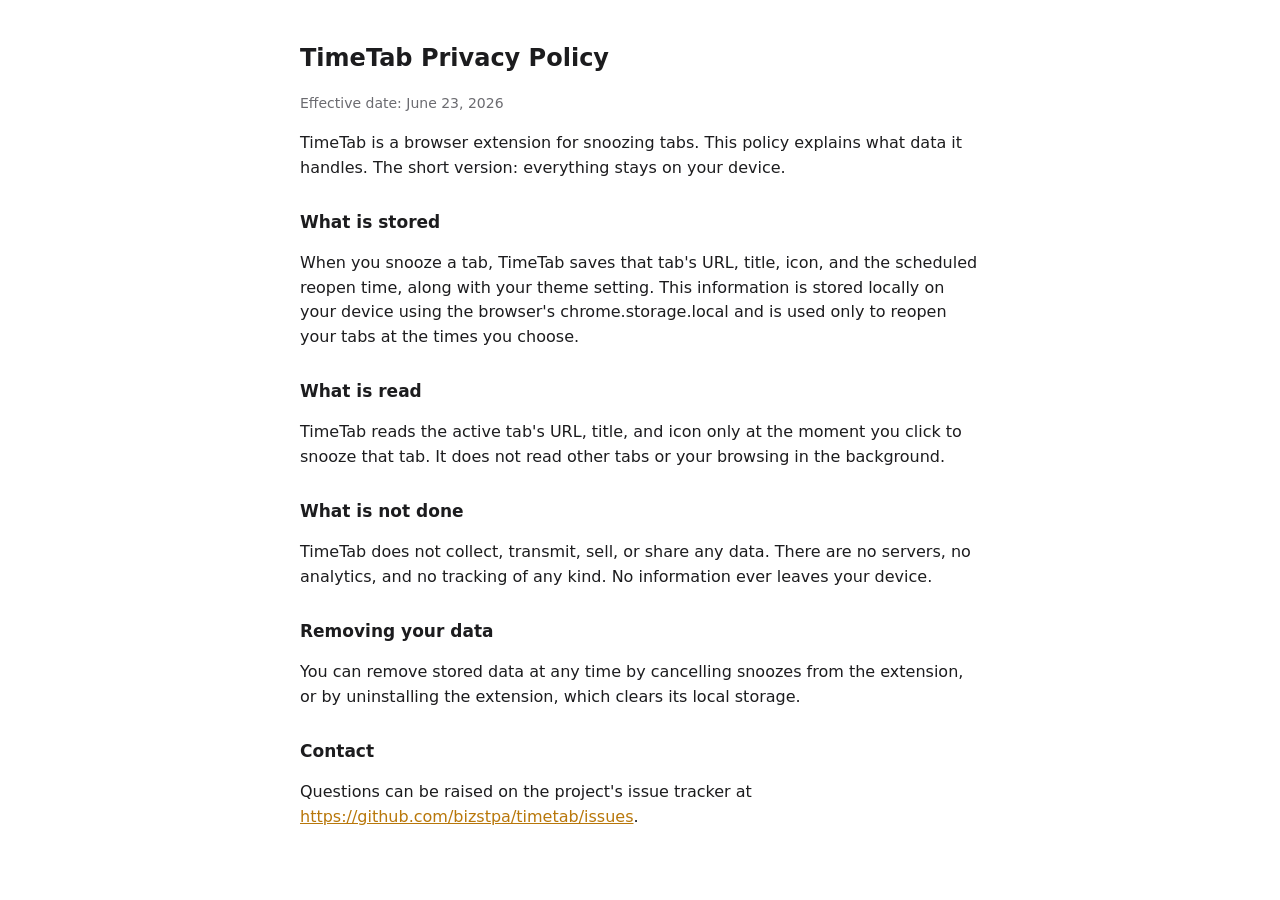
<file: docs/index.html>
<!DOCTYPE html>
<html lang="en">
  <head>
    <meta charset="utf-8" />
    <meta name="viewport" content="width=device-width, initial-scale=1" />
    <title>TimeTab Privacy Policy</title>
    <style>
      body {
        font-family: -apple-system, BlinkMacSystemFont, "Segoe UI", system-ui, sans-serif;
        max-width: 680px;
        margin: 40px auto;
        padding: 0 20px;
        line-height: 1.55;
        color: #1c1c1e;
      }
      h1 {
        font-size: 24px;
      }
      h2 {
        font-size: 17px;
        margin-top: 28px;
      }
      .date {
        color: #6b6b70;
        font-size: 14px;
      }
      a {
        color: #b8770a;
      }
    </style>
  </head>
  <body>
    <h1>TimeTab Privacy Policy</h1>
    <p class="date">Effective date: June 23, 2026</p>

    <p>
      TimeTab is a browser extension for snoozing tabs. This policy explains what
      data it handles. The short version: everything stays on your device.
    </p>

    <h2>What is stored</h2>
    <p>
      When you snooze a tab, TimeTab saves that tab's URL, title, icon, and the
      scheduled reopen time, along with your theme setting. This information is
      stored locally on your device using the browser's chrome.storage.local and
      is used only to reopen your tabs at the times you choose.
    </p>

    <h2>What is read</h2>
    <p>
      TimeTab reads the active tab's URL, title, and icon only at the moment you
      click to snooze that tab. It does not read other tabs or your browsing in
      the background.
    </p>

    <h2>What is not done</h2>
    <p>
      TimeTab does not collect, transmit, sell, or share any data. There are no
      servers, no analytics, and no tracking of any kind. No information ever
      leaves your device.
    </p>

    <h2>Removing your data</h2>
    <p>
      You can remove stored data at any time by cancelling snoozes from the
      extension, or by uninstalling the extension, which clears its local storage.
    </p>

    <h2>Contact</h2>
    <p>
      Questions can be raised on the project's issue tracker at
      <a href="https://github.com/bizstpa/timetab/issues"
        >https://github.com/bizstpa/timetab/issues</a
      >.
    </p>
  </body>
</html>
</file>
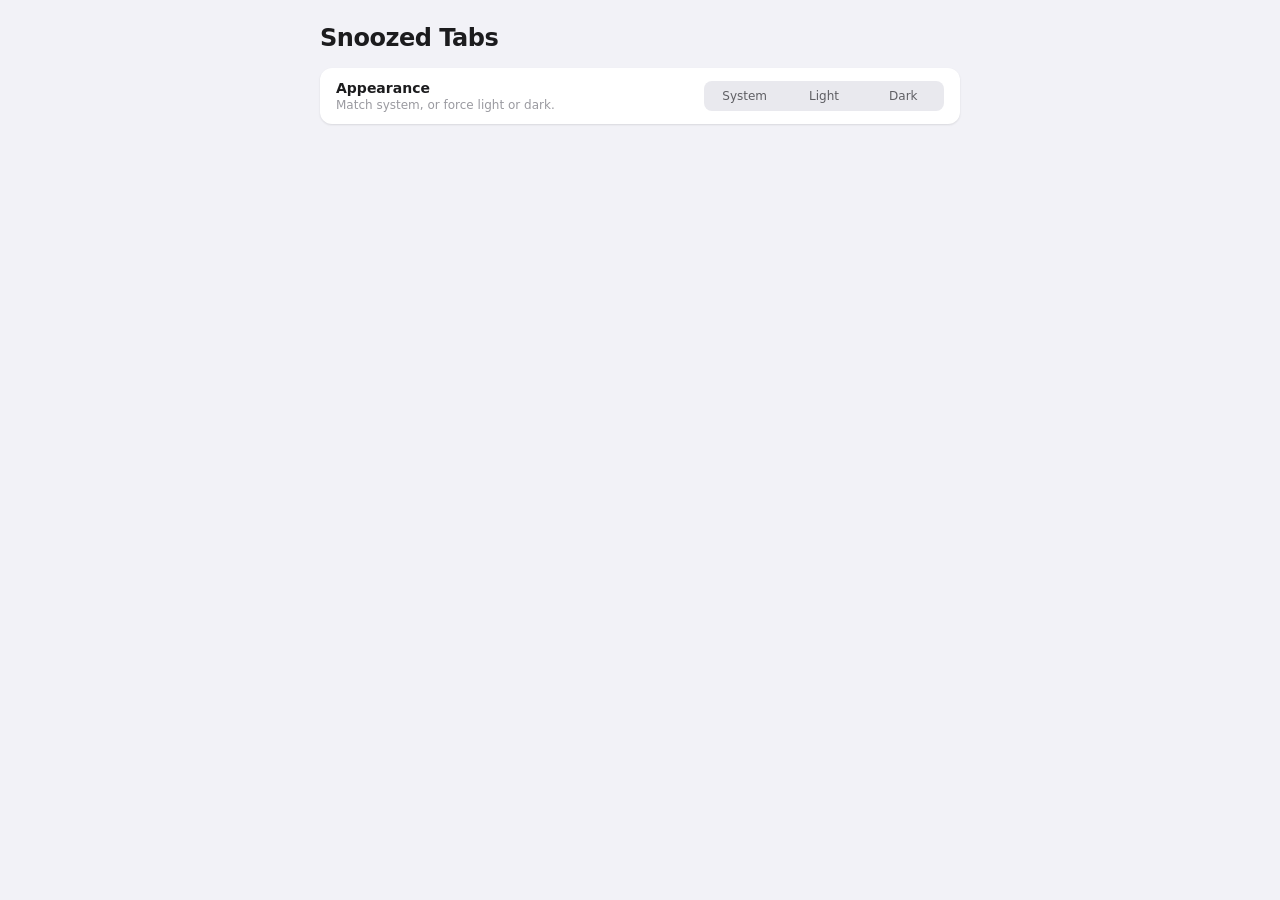
<file: options/options.html>
<!DOCTYPE html>
<html lang="en">
  <head>
    <meta charset="utf-8" />
    <meta name="viewport" content="width=device-width, initial-scale=1" />
    <title>Snoozed Tabs</title>
    <link rel="stylesheet" href="../styles/theme.css" />
    <link rel="stylesheet" href="options.css" />
  </head>
  <body>
    <main class="page">
      <header class="page-header">
        <h1>Snoozed Tabs</h1>
      </header>

      <section class="card settings-row">
        <div class="settings-label">
          <span class="settings-title">Appearance</span>
          <span class="settings-sub">Match system, or force light or dark.</span>
        </div>
        <div
          class="seg theme-control"
          id="theme-control"
          role="group"
          aria-label="Appearance"
        >
          <button type="button" class="seg-btn" data-theme-choice="system">System</button>
          <button type="button" class="seg-btn" data-theme-choice="light">Light</button>
          <button type="button" class="seg-btn" data-theme-choice="dark">Dark</button>
        </div>
      </section>

      <p id="error" class="error-banner" hidden></p>
      <div id="list"></div>
    </main>
    <script type="module" src="options.js"></script>
  </body>
</html>
</file>
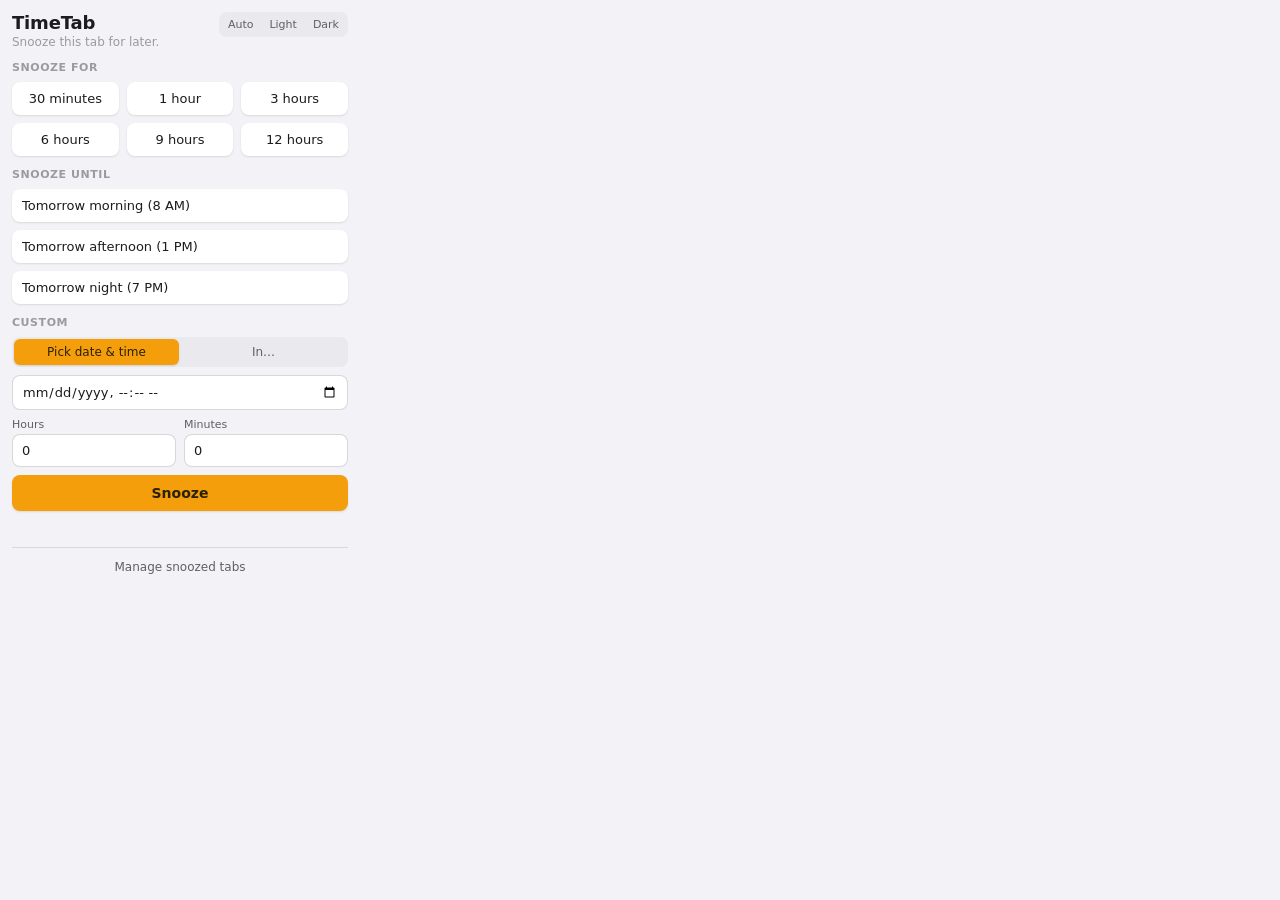
<file: popup/popup.html>
<!DOCTYPE html>
<html lang="en">
  <head>
    <meta charset="utf-8" />
    <meta name="viewport" content="width=device-width, initial-scale=1" />
    <title>TimeTab</title>
    <link rel="stylesheet" href="../styles/theme.css" />
    <link rel="stylesheet" href="popup.css" />
  </head>
  <body>
    <header class="app-header">
      <div class="app-title">
        <h1>TimeTab</h1>
        <p class="tagline">Snooze this tab for later.</p>
      </div>
      <div
        class="seg compact theme-control"
        id="theme-control"
        role="group"
        aria-label="Appearance"
      >
        <button type="button" class="seg-btn" data-theme-choice="system">Auto</button>
        <button type="button" class="seg-btn" data-theme-choice="light">Light</button>
        <button type="button" class="seg-btn" data-theme-choice="dark">Dark</button>
      </div>
    </header>

    <section class="group">
      <h2 class="group-title">Snooze for</h2>
      <div class="preset-grid cols-3" id="snooze-for"></div>
    </section>

    <section class="group">
      <h2 class="group-title">Snooze until</h2>
      <div class="preset-grid cols-1" id="snooze-until"></div>
    </section>

    <section class="group">
      <h2 class="group-title">Custom</h2>

      <div
        class="seg mode-toggle"
        id="mode-toggle"
        role="group"
        aria-label="Custom snooze mode"
      >
        <button type="button" class="seg-btn active" data-mode="absolute">
          Pick date &amp; time
        </button>
        <button type="button" class="seg-btn" data-mode="relative">In…</button>
      </div>

      <div class="custom-inputs" id="custom-absolute">
        <input type="datetime-local" id="custom-datetime" />
      </div>

      <div class="custom-inputs" id="custom-relative" hidden>
        <label class="field">
          <span>Hours</span>
          <input type="number" id="custom-hours" min="0" max="72" value="0" />
        </label>
        <label class="field">
          <span>Minutes</span>
          <input type="number" id="custom-minutes" min="0" max="59" value="0" />
        </label>
      </div>

      <button type="button" class="btn-primary" id="custom-snooze">Snooze</button>
    </section>

    <p id="status" role="status"></p>

    <footer class="app-footer">
      <button type="button" id="manage" class="link">Manage snoozed tabs</button>
    </footer>

    <script type="module" src="popup.js"></script>
  </body>
</html>
</file>
<file: styles/theme.css>
:root {
  --font: -apple-system, BlinkMacSystemFont, "Segoe UI", system-ui, sans-serif;

  --sp-1: 4px;
  --sp-2: 8px;
  --sp-3: 12px;
  --sp-4: 16px;
  --sp-5: 24px;

  --r-card: 12px;
  --r-control: 8px;
  --r-pill: 999px;

  color-scheme: light;
  --bg: #f2f2f7;
  --surface: #ffffff;
  --surface-2: #e9e9ee;
  --surface-hover: #e2e2e8;
  --text: #1c1c1e;
  --text-2: #5f5f64;
  --text-3: #9a9aa0;
  --separator: rgba(60, 60, 67, 0.14);
  --control-border: rgba(60, 60, 67, 0.2);
  --accent: #f59e0b;
  --accent-hover: #dd8908;
  --on-accent: #2a2100;
  --danger: #ff3b30;
  --danger-bg: rgba(255, 59, 48, 0.12);
  --shadow-1: 0 1px 2px rgba(0, 0, 0, 0.06), 0 1px 3px rgba(0, 0, 0, 0.05);
  --shadow-2: 0 6px 24px rgba(0, 0, 0, 0.14);
}

@media (prefers-color-scheme: dark) {
  :root {
    color-scheme: dark;
    --bg: #1c1c1e;
    --surface: #2c2c2e;
    --surface-2: #3a3a3c;
    --surface-hover: #48484a;
    --text: #f5f5f7;
    --text-2: #aeaeb2;
    --text-3: #8e8e93;
    --separator: rgba(255, 255, 255, 0.12);
    --control-border: rgba(255, 255, 255, 0.16);
    --accent: #ff9f0a;
    --accent-hover: #ffb340;
    --on-accent: #1c1300;
    --danger: #ff453a;
    --danger-bg: rgba(255, 69, 58, 0.18);
    --shadow-1: 0 1px 2px rgba(0, 0, 0, 0.4);
    --shadow-2: 0 6px 24px rgba(0, 0, 0, 0.5);
  }
}

:root[data-theme="light"] {
  color-scheme: light;
  --bg: #f2f2f7;
  --surface: #ffffff;
  --surface-2: #e9e9ee;
  --surface-hover: #e2e2e8;
  --text: #1c1c1e;
  --text-2: #5f5f64;
  --text-3: #9a9aa0;
  --separator: rgba(60, 60, 67, 0.14);
  --control-border: rgba(60, 60, 67, 0.2);
  --accent: #f59e0b;
  --accent-hover: #dd8908;
  --on-accent: #2a2100;
  --danger: #ff3b30;
  --danger-bg: rgba(255, 59, 48, 0.12);
  --shadow-1: 0 1px 2px rgba(0, 0, 0, 0.06), 0 1px 3px rgba(0, 0, 0, 0.05);
  --shadow-2: 0 6px 24px rgba(0, 0, 0, 0.14);
}

:root[data-theme="dark"] {
  color-scheme: dark;
  --bg: #1c1c1e;
  --surface: #2c2c2e;
  --surface-2: #3a3a3c;
  --surface-hover: #48484a;
  --text: #f5f5f7;
  --text-2: #aeaeb2;
  --text-3: #8e8e93;
  --separator: rgba(255, 255, 255, 0.12);
  --control-border: rgba(255, 255, 255, 0.16);
  --accent: #ff9f0a;
  --accent-hover: #ffb340;
  --on-accent: #1c1300;
  --danger: #ff453a;
  --danger-bg: rgba(255, 69, 58, 0.18);
  --shadow-1: 0 1px 2px rgba(0, 0, 0, 0.4);
  --shadow-2: 0 6px 24px rgba(0, 0, 0, 0.5);
}

* {
  box-sizing: border-box;
}

body {
  font-family: var(--font);
  color: var(--text);
  background: var(--bg);
  -webkit-font-smoothing: antialiased;
}

:focus-visible {
  outline: 2px solid var(--accent);
  outline-offset: 1px;
}

.seg {
  display: flex;
  gap: 2px;
  padding: 2px;
  background: var(--surface-2);
  border-radius: var(--r-control);
}

.seg-btn {
  flex: 1 1 0;
  font-family: inherit;
  font-size: 12px;
  font-weight: 500;
  color: var(--text-2);
  background: transparent;
  border: none;
  border-radius: 6px;
  padding: 6px 8px;
  cursor: pointer;
  text-align: center;
  white-space: nowrap;
  transition: background 0.12s ease, color 0.12s ease;
}

.seg-btn:hover {
  color: var(--text);
}

.seg-btn.active {
  background: var(--accent);
  color: var(--on-accent);
  box-shadow: var(--shadow-1);
}

.seg.compact .seg-btn {
  font-size: 11px;
  padding: 4px 7px;
}

input[type="datetime-local"],
input[type="number"] {
  font-family: inherit;
  font-size: 13px;
  width: 100%;
  padding: 8px 9px;
  color: var(--text);
  background: var(--surface);
  border: 1px solid var(--control-border);
  border-radius: var(--r-control);
}
</file>
<file: options/options.css>
body {
  margin: 0;
  padding: var(--sp-5) var(--sp-4);
}

.page {
  max-width: 640px;
  margin: 0 auto;
}

.page-header h1 {
  margin: 0 0 var(--sp-4);
  font-size: 24px;
  font-weight: 700;
  letter-spacing: -0.02em;
}

.card {
  background: var(--surface);
  border-radius: var(--r-card);
  box-shadow: var(--shadow-1);
}

.settings-row {
  display: flex;
  align-items: center;
  justify-content: space-between;
  gap: var(--sp-3);
  padding: var(--sp-3) var(--sp-4);
  margin-bottom: var(--sp-4);
}

.settings-label {
  display: flex;
  flex-direction: column;
  gap: 2px;
}

.settings-title {
  font-size: 14px;
  font-weight: 600;
}

.settings-sub {
  font-size: 12px;
  color: var(--text-3);
}

.settings-row .seg {
  flex: 0 0 auto;
  min-width: 240px;
}

.error-banner {
  margin: 0 0 var(--sp-3);
  padding: 10px 14px;
  border-radius: var(--r-control);
  background: var(--danger-bg);
  color: var(--danger);
  font-size: 13px;
}

#list {
  display: flex;
  flex-direction: column;
  gap: var(--sp-2);
}

.row {
  display: flex;
  align-items: center;
  gap: var(--sp-3);
  padding: var(--sp-3) var(--sp-4);
  background: var(--surface);
  border-radius: var(--r-card);
  box-shadow: var(--shadow-1);
}

.favicon {
  flex: 0 0 auto;
  width: 20px;
  height: 20px;
  border-radius: 5px;
  object-fit: contain;
}

.favicon.placeholder {
  background: var(--surface-2);
}

.meta {
  flex: 1 1 auto;
  min-width: 0;
}

.title {
  font-size: 14px;
  font-weight: 500;
  white-space: nowrap;
  overflow: hidden;
  text-overflow: ellipsis;
}

.wake {
  margin-top: 2px;
  font-size: 12px;
  color: var(--text-2);
}

.actions {
  flex: 0 0 auto;
  display: flex;
  gap: var(--sp-2);
  white-space: nowrap;
}

.actions button {
  flex: 0 0 auto;
  font: inherit;
  font-size: 13px;
  font-weight: 500;
  white-space: nowrap;
  padding: 7px 12px;
  border: none;
  border-radius: var(--r-control);
  cursor: pointer;
  transition: background 0.12s ease, transform 0.06s ease;
}

.actions button:active {
  transform: scale(0.97);
}

button.open {
  background: var(--accent);
  color: var(--on-accent);
}

button.open:hover {
  background: var(--accent-hover);
}

button.open-bg {
  background: var(--surface-2);
  color: var(--text);
}

button.open-bg:hover {
  background: var(--surface-hover);
}

button.cancel {
  background: transparent;
  color: var(--danger);
}

button.cancel:hover {
  background: var(--danger-bg);
}

button:disabled {
  opacity: 0.5;
  cursor: default;
}

.empty {
  padding: 56px 24px;
  text-align: center;
  font-size: 14px;
  color: var(--text-3);
  background: var(--surface);
  border-radius: var(--r-card);
  box-shadow: var(--shadow-1);
}
</file>
<file: popup/popup.css>
body {
  width: 360px;
  margin: 0;
  padding: var(--sp-3);
}

.app-header {
  display: flex;
  align-items: flex-start;
  justify-content: space-between;
  gap: var(--sp-2);
  margin-bottom: var(--sp-3);
}

.app-title h1 {
  margin: 0;
  font-size: 18px;
  font-weight: 600;
  letter-spacing: -0.01em;
}

.tagline {
  margin: 2px 0 0;
  font-size: 12px;
  color: var(--text-3);
}

.theme-control.compact {
  flex: 0 0 auto;
}

.group {
  margin-bottom: var(--sp-3);
}

.group-title {
  margin: 0 0 var(--sp-2);
  font-size: 11px;
  font-weight: 600;
  text-transform: uppercase;
  letter-spacing: 0.05em;
  color: var(--text-3);
}

.preset-grid {
  display: grid;
  gap: var(--sp-2);
}

.preset-grid.cols-3 {
  grid-template-columns: repeat(3, 1fr);
}

.preset-grid.cols-1 {
  grid-template-columns: 1fr;
}

.preset-grid button {
  font: inherit;
  font-size: 13px;
  font-weight: 500;
  color: var(--text);
  background: var(--surface);
  border: none;
  border-radius: var(--r-control);
  box-shadow: var(--shadow-1);
  padding: 9px 10px;
  cursor: pointer;
  text-align: center;
  transition: background 0.12s ease, transform 0.06s ease;
}

.preset-grid.cols-1 button {
  text-align: left;
}

.preset-grid button:hover {
  background: var(--surface-hover);
}

.preset-grid button:active {
  transform: scale(0.98);
}

.mode-toggle {
  margin-bottom: var(--sp-2);
}

.custom-inputs {
  display: flex;
  gap: var(--sp-2);
  margin-bottom: var(--sp-2);
}

.field {
  flex: 1 1 0;
  display: flex;
  flex-direction: column;
  gap: 3px;
  font-size: 11px;
  color: var(--text-2);
}

.btn-primary {
  font: inherit;
  font-size: 14px;
  font-weight: 600;
  width: 100%;
  color: var(--on-accent);
  background: var(--accent);
  border: none;
  border-radius: var(--r-control);
  box-shadow: var(--shadow-1);
  padding: 10px;
  cursor: pointer;
  transition: background 0.12s ease, transform 0.06s ease;
}

.btn-primary:hover {
  background: var(--accent-hover);
}

.btn-primary:active {
  transform: scale(0.99);
}

#status {
  margin: var(--sp-2) 0;
  min-height: 16px;
  font-size: 12px;
  text-align: center;
  color: var(--text-2);
}

#status.error {
  color: var(--danger);
}

.app-footer {
  margin-top: var(--sp-2);
  padding-top: var(--sp-2);
  border-top: 1px solid var(--separator);
  text-align: center;
}

.link {
  font: inherit;
  font-size: 12px;
  color: var(--text-2);
  background: none;
  border: none;
  border-radius: 6px;
  padding: 4px;
  cursor: pointer;
}

.link:hover {
  color: var(--accent);
}
</file>
